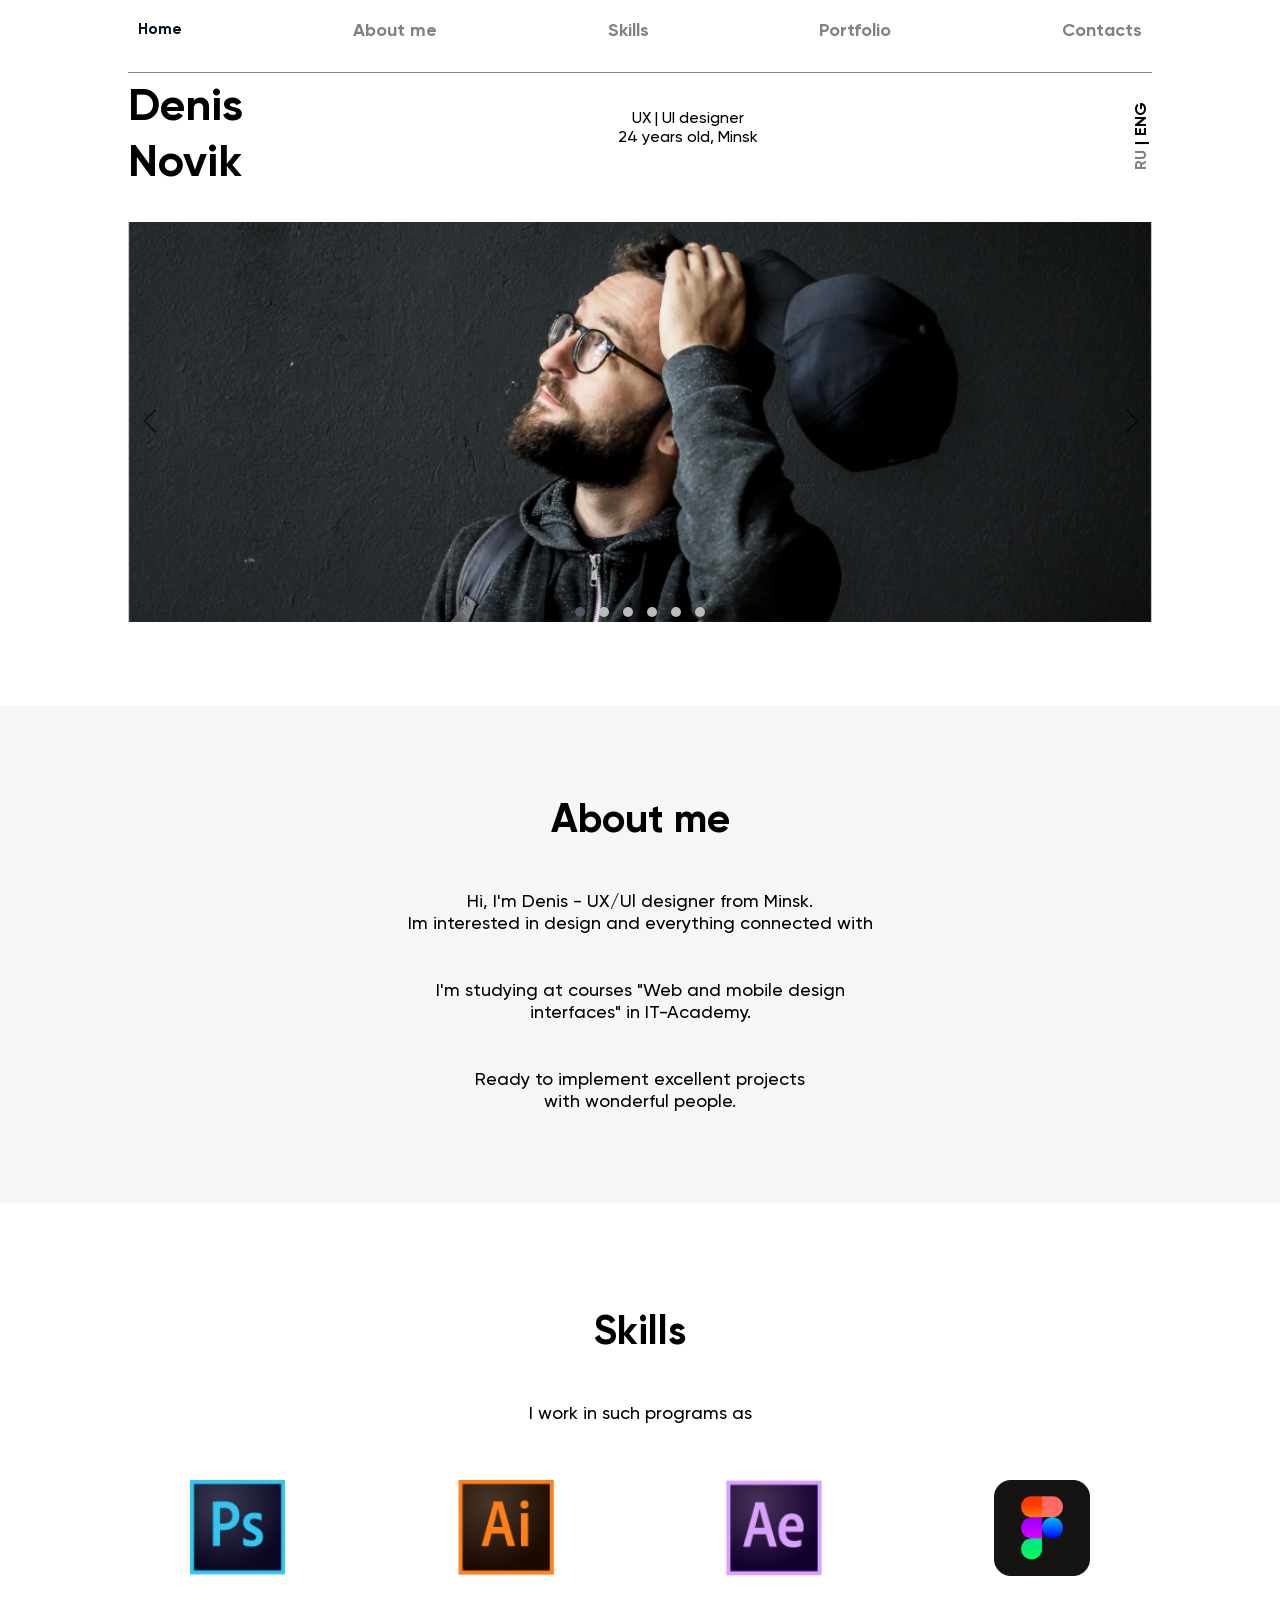
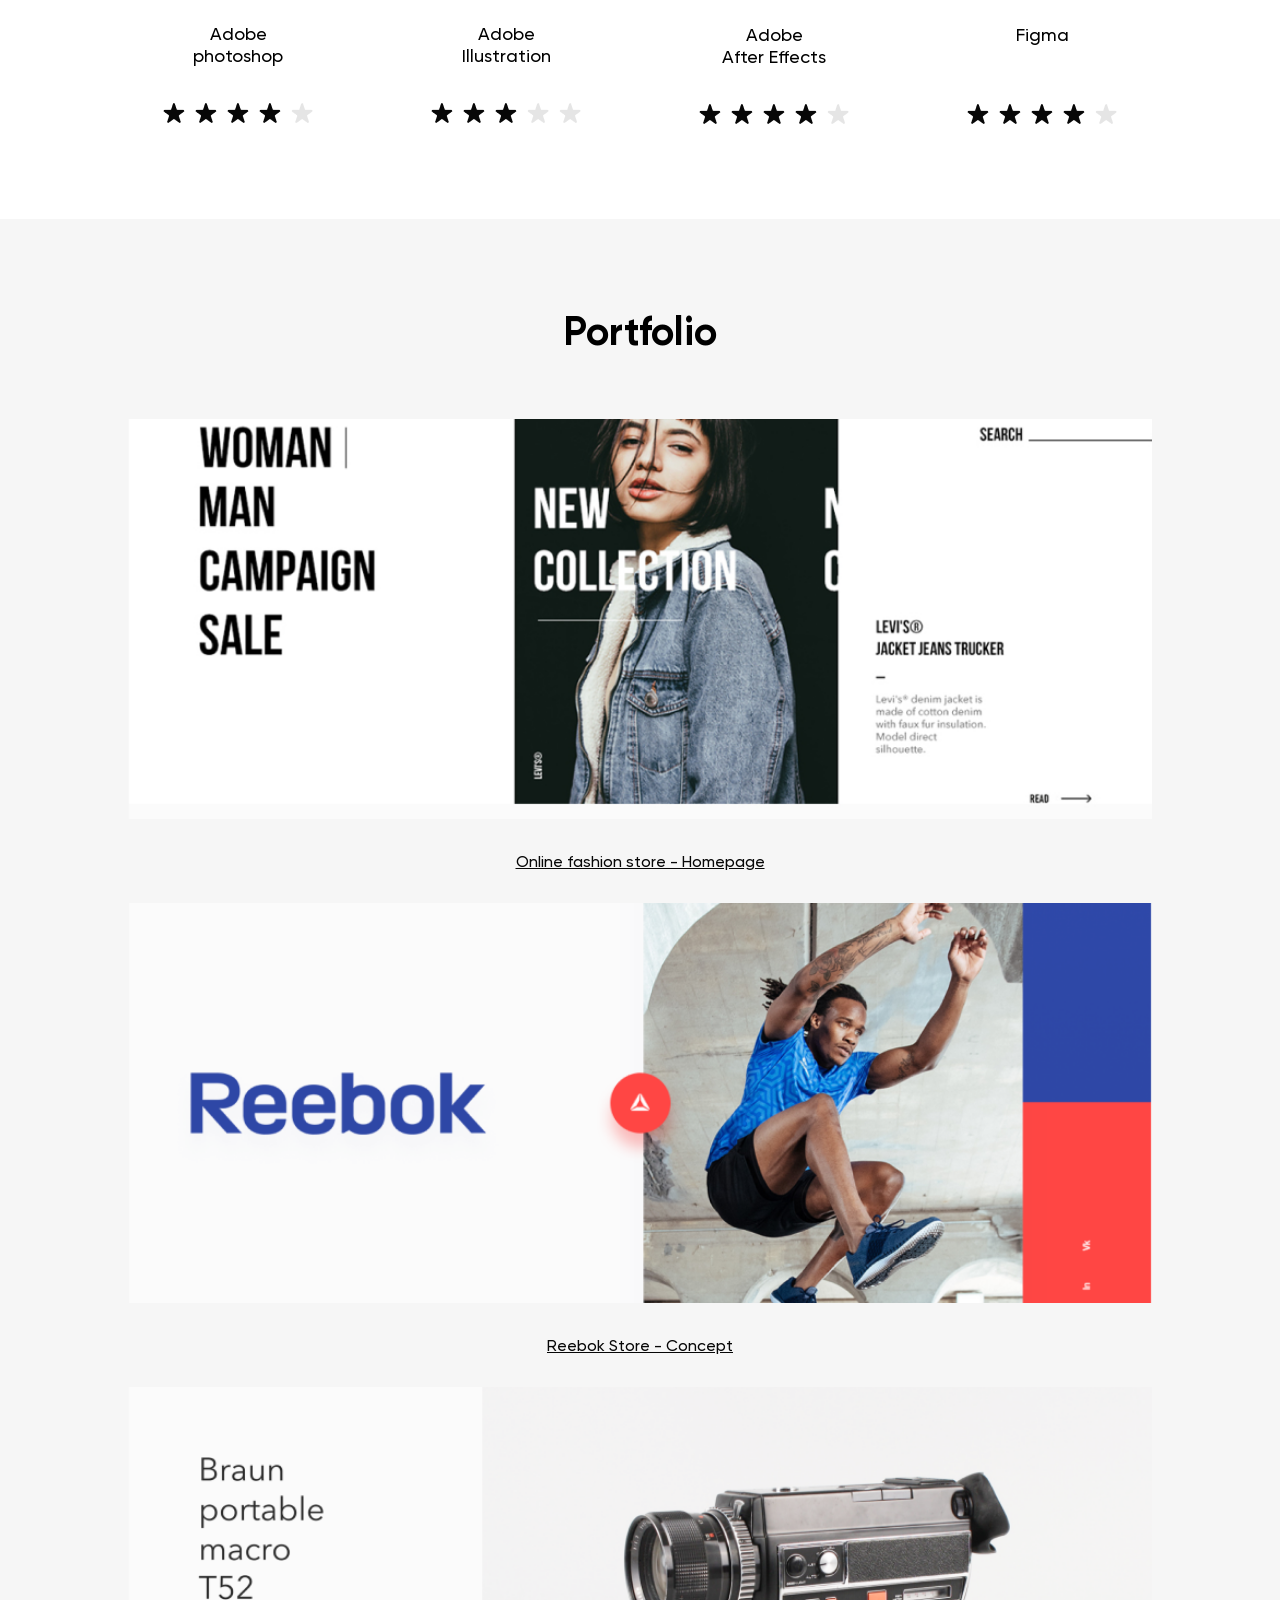
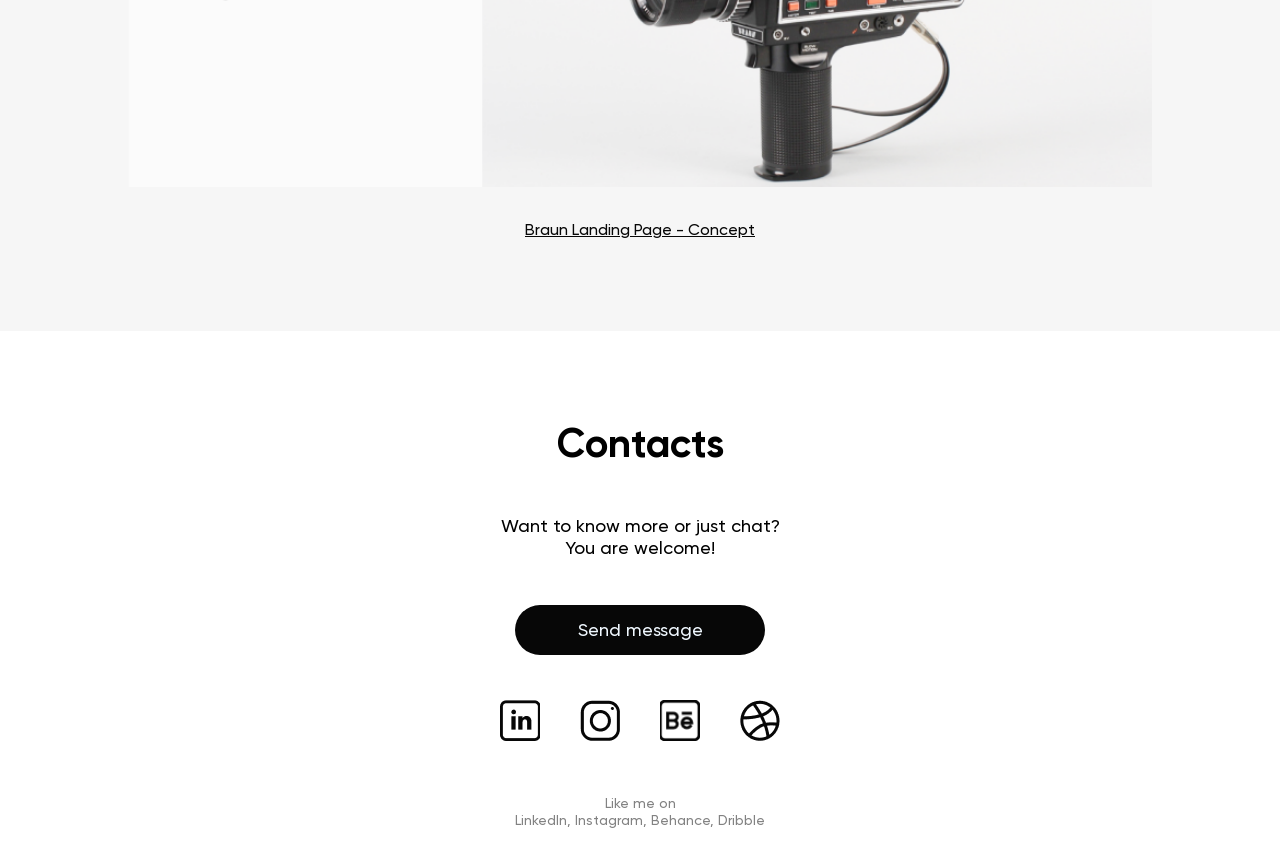
<file: Sportmaster lab/portfolio/index.html>
<!DOCTYPE html>
<html lang="en">
<head>
    <meta charset="UTF-8">
    <meta http-equiv="X-UA-Compatible" content="IE=edge">
    <meta name="viewport" content="width=device-width, initial-scale=1.0">
    <title>Portfolio</title>
    <link rel="stylesheet" href="./assets/css/style.css">
    <link rel="stylesheet" href="./assets/css/modal.css">
</head>
<body>
    <header>
        <div class="container">
            <div class="blockMenu">
            <li class="nav__li" data-section="a"><a href="#section-1">Home</a></li>
            <li class="nav__li" data-section="b"><a href="#section-2">About me</a></li>
            <li class="nav__li" data-section="c"><a href="#section-3">Skills</a></li>
            <li class="nav__li" data-section="d"><a href="#section-4">Portfolio</a></li>
            <li class="nav__li" data-section="e"><a href="#section-5">Contacts</a></li>
          </div>
          <div class="iconMenu"><a id="myBtn"><div class="lineMenu"><div></div><div></div><div></div></div></a></div>
          <div id="myModal" class="modal">

            <div class="modal-content">
                <div class="modal-header">
                </div>
                <div class="modal-body">
                    <div class="blockMenuSmall"></div>
                    <br>
                    <span class="close_1"><span class="close">&times;</span><li class="nav__li" data-section="a"><a href="#section-1">Home</a></li></span>
                    <span class="close_2"><li class="nav__li" data-section="b"><a href="#section-2">About me</a></li> </span>
                    <span class="close_3"><li class="nav__li" data-section="c"><a href="#section-3">Skills</a></li> </span>
                    <span class="close_4"><li class="nav__li" data-section="d"><a href="#section-4">Portfolio</a></li> </span>
                    <span class="close_5"><li class="nav__li" data-section="e"><a href="#section-5">Contacts</a></li> </span>
                </div>
                <div class="modal-footer">
                    <div></div>
                    <div class="smalllBlockLn_small">
                        <div><a href="./index.html">ENG</a>
                        |
                        <a href="./index_ru.html" style="color: #828282;">RU</a>
                        </div>
                    </div>
                </div>
            </div>
          
          </div>
          <div class="line"></div>
        </div>
    </header>
    <section class="section" id="section-1" data-section="a">
    <div class="container">
            <div class="blockHome">
                <div class="smalllBlockName">
                Denis <br> Novik
                </div>
                <div class="smalllBlockInfo">
                UX | UI designer<br> 24 years old, Minsk
                </div>
                <div class="smalllBlockLn">
                <a href="./index.html">ENG</a>
                |
                <a href="./index_ru.html" style="color: #828282;">RU</a>
                </div>
            </div>
        <div class="sim-slider">
            <ul class="sim-slider-list">
                <li><img src="./assets/images/image_sl_0.jpg" alt="screen"></li>    <!-- это экран -->
                <li class="sim-slider-element"><img src="./assets/images/image_sl_1.jpg" alt="1"></li>
                <li class="sim-slider-element"><img src="./assets/images/image_sl_2.png" alt="2"></li>
                <li class="sim-slider-element"><img src="./assets/images/image_sl_3.png" alt="3"></li>
                <li class="sim-slider-element"><img src="./assets/images/image_sl_4.png" alt="4"></li>
                <li class="sim-slider-element"><img src="./assets/images/image_sl_5.png" alt="5"></li>
                <li class="sim-slider-element"><img src="./assets/images/image_sl_6.png" alt="6"></li>
            </ul>
            <div class="sim-slider-arrow-left"></div>
            <div class="sim-slider-arrow-right"></div>
            <div class="sim-slider-dots"></div>
        </div>
    </div>
    </section>
    <section class="section" id="section-2" data-section="b">
        <div class="sectionAboutme">
            <div class="container">
                <h1>About me</h1>
                <p> Hi, I'm Denis - UX/Ul designer from Minsk. <br>
                    Im interested in design and everything connected with<br></p>
                    
                <p> I'm studying at courses "Web and mobile design<br>
                    interfaces" in IT-Academy.<br></p>
                    
                <p> Ready to implement excellent projects<br>
                    with wonderful people.</p>
            </div>
        </div>
    </section>

    <section class="section" id="section-3" data-section="c">
        <div class="sectionSkills">
            <div class="container">
                <h1>Skills</h1>
                <p>I work in such programs as</p>
                    <div class="blockPrograms">
                        <div class="blockProgram">
                            <center><img src="./assets/images/PS.png" alt="" class="imagePrograms"></center>
                            <p>Adobe <br> photoshop</p>
                            <div class="blockRating">
                                <img src="./assets/images/Star_1.png" alt="">
                                <img src="./assets/images/Star_1.png" alt="">
                                <img src="./assets/images/Star_1.png" alt="">
                                <img src="./assets/images/Star_1.png" alt="">
                                <img src="./assets/images/Star_0.png" alt="">
                            </div>
                        </div>
                        <div class="blockProgram">
                            <center><img src="./assets/images/AI.png" alt="" class="imagePrograms"></center>
                            <p>Adobe <br> Illustration</p>
                            <div class="blockRating">
                                <img src="./assets/images/Star_1.png" alt="">
                                <img src="./assets/images/Star_1.png" alt="">
                                <img src="./assets/images/Star_1.png" alt="">
                                <img src="./assets/images/Star_0.png" alt="">
                                <img src="./assets/images/Star_0.png" alt="">
                            </div>
                        </div>
                        <div class="blockProgram">
                            <center><img src="./assets/images/AE.png" alt="" class="imagePrograms"></center>
                            <p>Adobe <br> After Effects</p>
                            <div class="blockRating">
                                <img src="./assets/images/Star_1.png" alt="">
                                <img src="./assets/images/Star_1.png" alt="">
                                <img src="./assets/images/Star_1.png" alt="">
                                <img src="./assets/images/Star_1.png" alt="">
                                <img src="./assets/images/Star_0.png" alt="">
                            </div>
                        </div>
                        <div class="blockProgram">
                            <center><img src="./assets/images/Figma.png" alt="" class="imagePrograms"></center>
                            <p>Figma<br><br></p>
                            <div class="blockRating">
                                <img src="./assets/images/Star_1.png" alt="">
                                <img src="./assets/images/Star_1.png" alt="">
                                <img src="./assets/images/Star_1.png" alt="">
                                <img src="./assets/images/Star_1.png" alt="">
                                <img src="./assets/images/Star_0.png" alt="">
                            </div>
                        </div>
                    </div>
            </div>
        </div>
    </section>

    <section class="section" id="section-4" data-section="d">
        <div class="sectionPortfolio">
            <div class="container">
                <h1>Portfolio</h1>
                <div class="container">
                    <div class="blockPortfolio">
                    <img src="./assets/images/Site_1.png" alt="">
                    <a href="#">Online fashion store - Homepage</a>
                    <img src="./assets/images/Site_2.png" alt="">
                    <a href="#">Reebok Store - Concept</a>
                    <img src="./assets/images/Site_3.png" alt="">
                    <a href="#">Braun Landing Page - Concept</a>
                    </div>
                </div>
            </div>
        </div>
    </section>

    <section class="section" id="section-5" data-section="e">
        <div class="sectionContacts">
            <div class="container">
                <h1>Contacts</h1>
                <p>Want to know more or just chat? <br> You are welcome!</p>
                <div class="blockBandContacts">
                    <div class="bandMessage"><p>Send message</p>
                    </div>
                </div>
                <div class="blocIconsMessage">
                    <img src="./assets/images/in.png" alt="">
                    <img src="./assets/images/inst.png" alt="">
                    <img src="./assets/images/Be.png" alt="">
                    <img src="./assets/images/web.png" alt="">
                </div>
                <div class="textSizePS">
                <p>Like me on <br>  LinkedIn, Instagram, Behance, Dribble</p>
                </div>
            </div>
        </div>
    </section>

    <script src="./assets/js/menu.js"></script>
    <script src="./assets/js/slider.js"></script>
    <script>new Sim()</script>
    <script src="./assets/js/modal.js"></script>
</body>
</html>
</file>
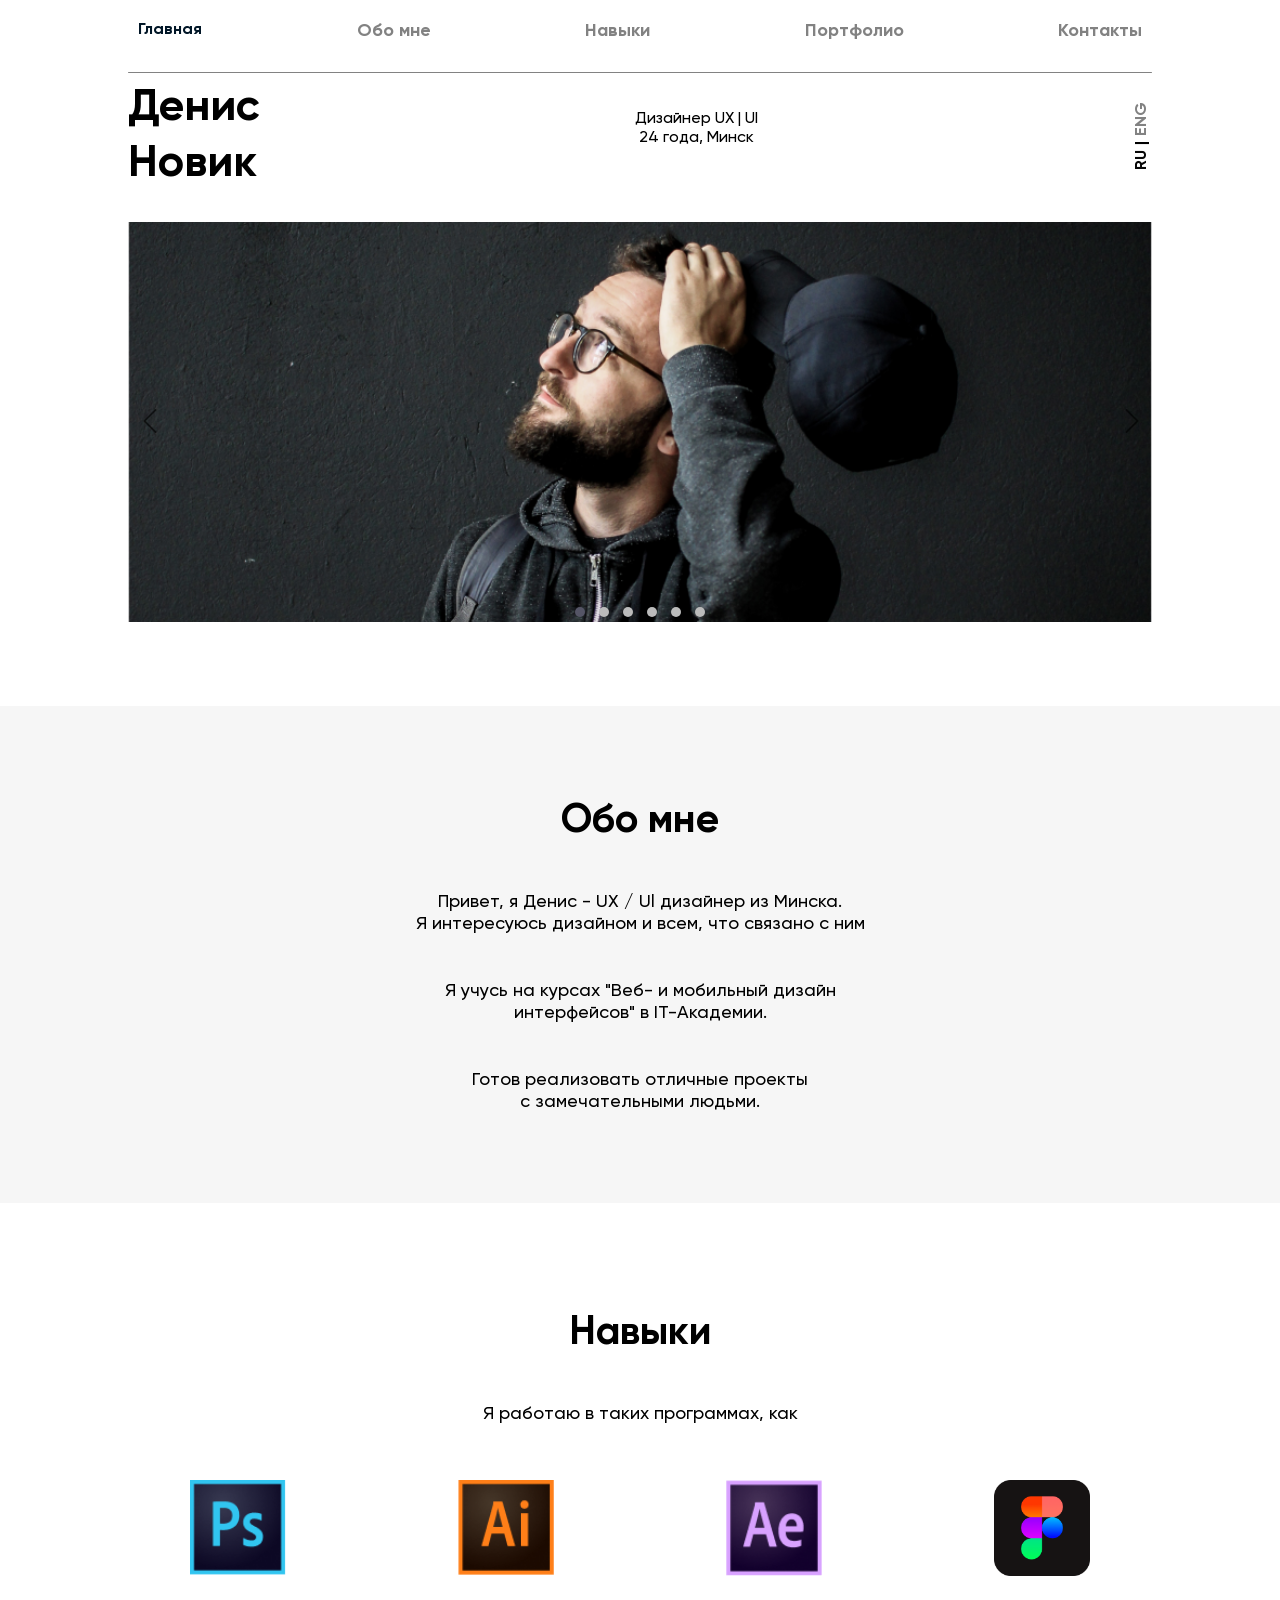
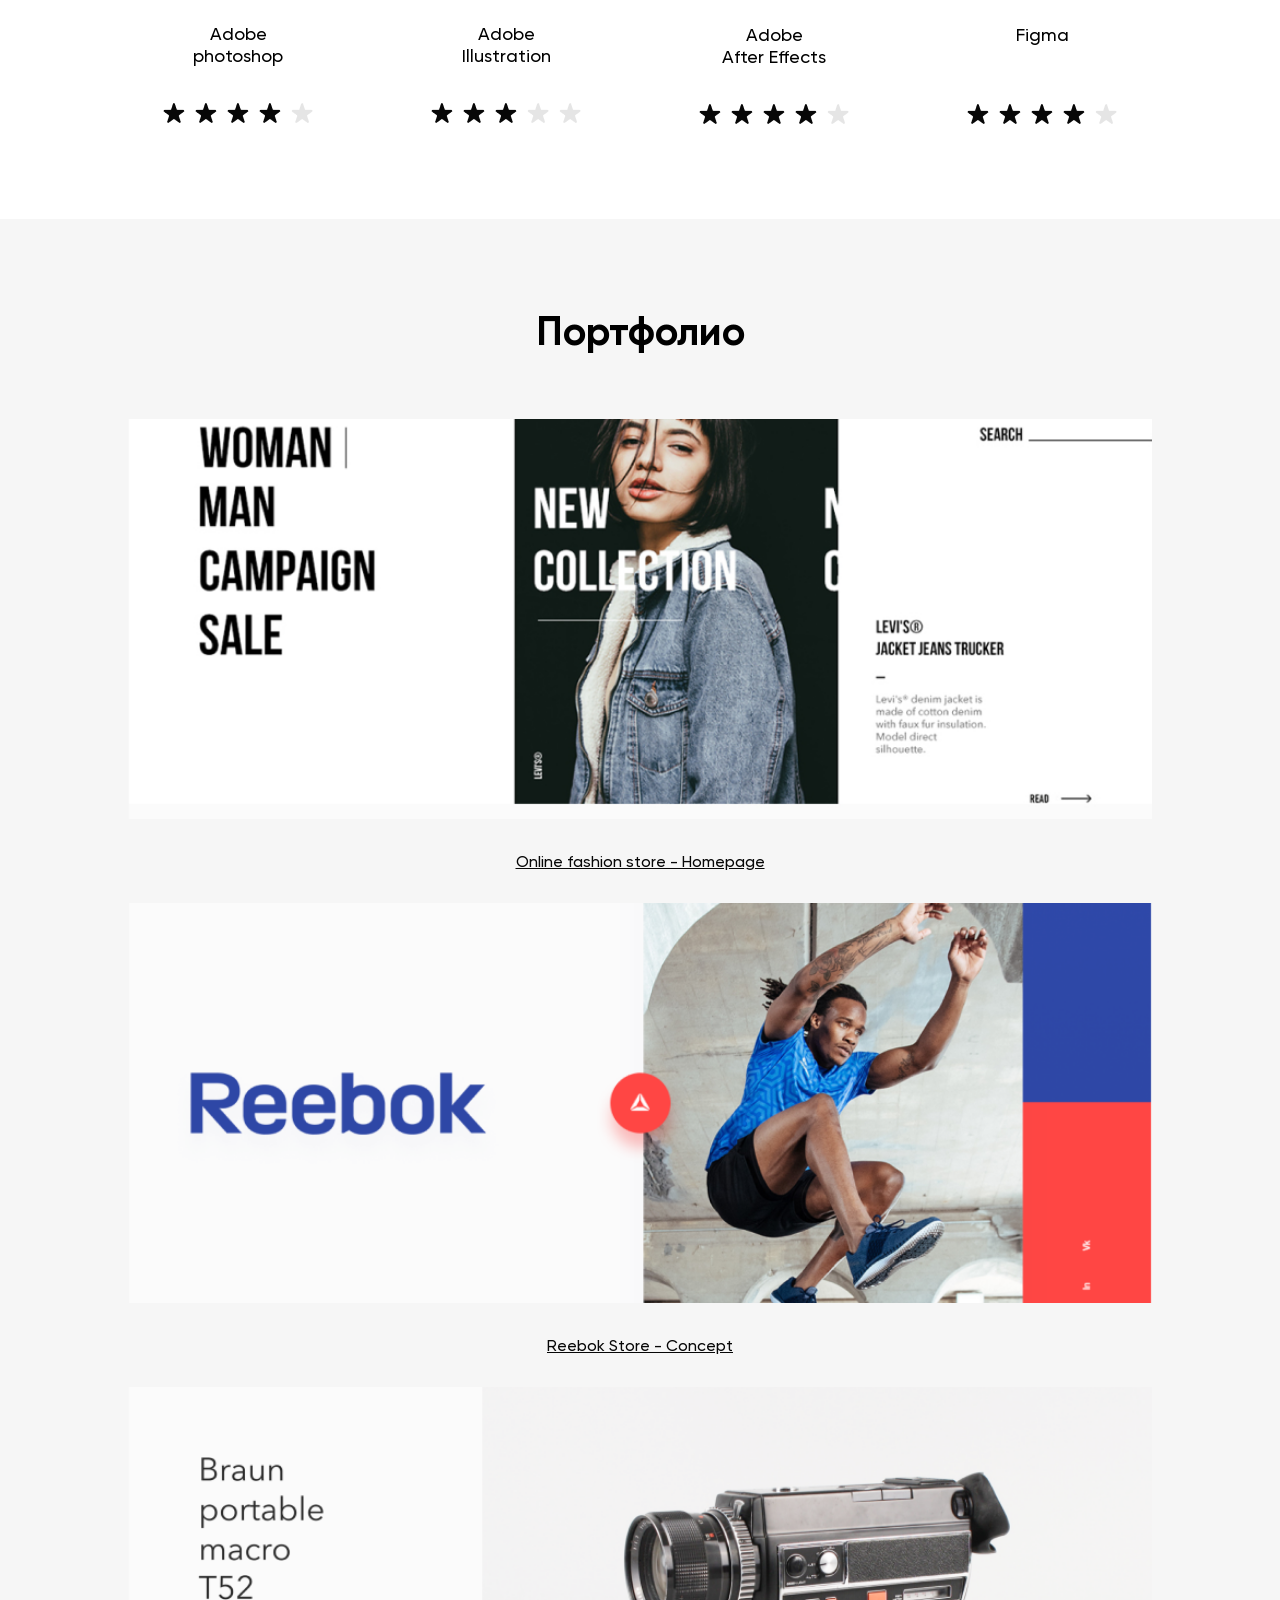
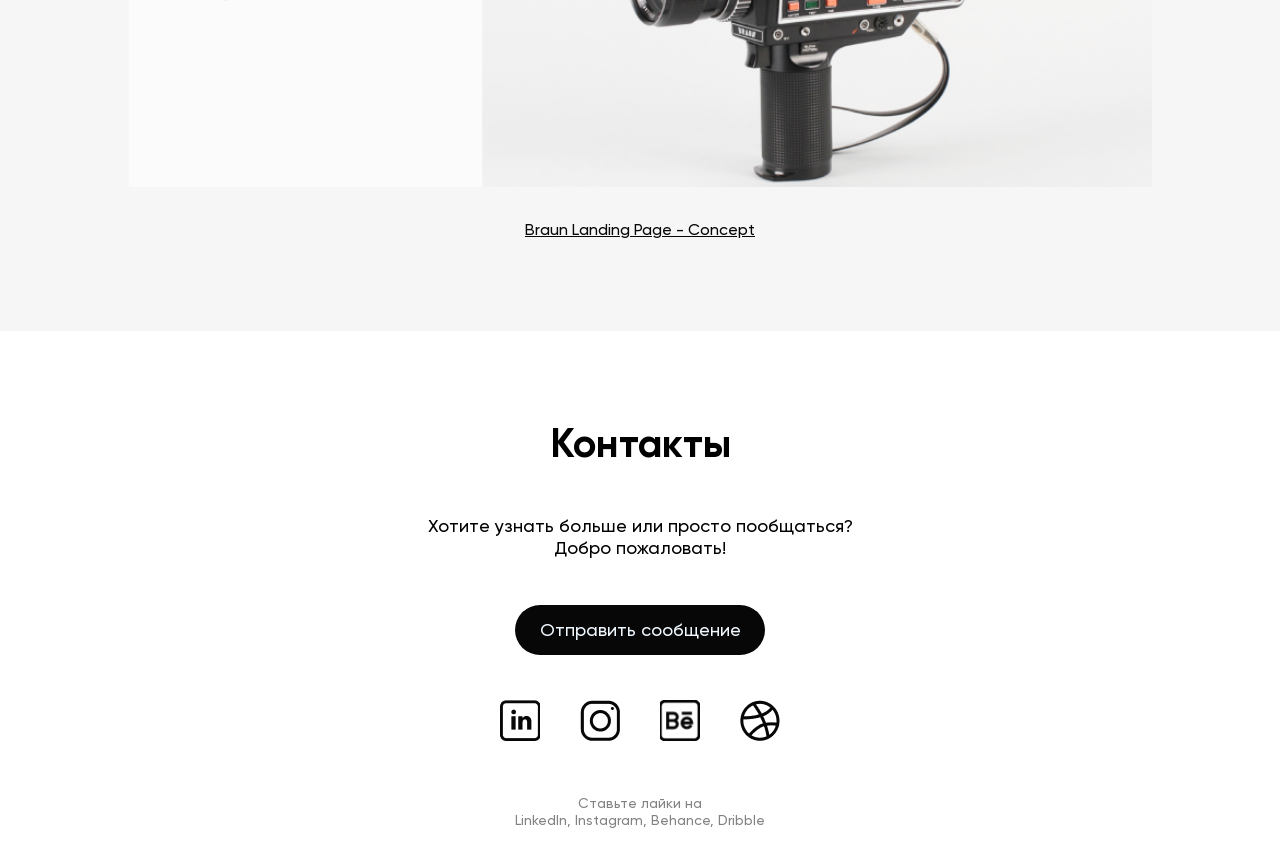
<file: Sportmaster lab/portfolio/index_ru.html>
<!DOCTYPE html>
<html lang="en">
<head>
    <meta charset="UTF-8">
    <meta http-equiv="X-UA-Compatible" content="IE=edge">
    <meta name="viewport" content="width=device-width, initial-scale=1.0">
    <title>Портфолио</title>
    <link rel="icon" href="./assets/images/favicon.ico">
    <link rel="stylesheet" href="./assets/css/style.css">
    <link rel="stylesheet" href="./assets/css/modal.css">
</head>
<body>
    <header>
        <div class="container">
            <div class="blockMenu">
            <li class="nav__li" data-section="a"><a href="#section-1">Главная     </a></li>
            <li class="nav__li" data-section="b"><a href="#section-2">Обо мне  </a></li>
            <li class="nav__li" data-section="c"><a href="#section-3">Навыки   </a></li>
            <li class="nav__li" data-section="d"><a href="#section-4">Портфолио</a></li>
            <li class="nav__li" data-section="e"><a href="#section-5">Контакты </a></li>
          </div>
          <div class="iconMenu"><a id="myBtn"><div class="lineMenu"><div></div><div></div><div></div></div></a></div>
          <div id="myModal" class="modal">

            <div class="modal-content">
                <div class="modal-header">
                </div>
                <div class="modal-body">
                    <div class="blockMenuSmall"></div>
                    <br>
                    <span class="close_1"><span class="close">&times;</span><li class="nav__li" data-section="a"><a href="#section-1">Главная</a></li></span>
                    <span class="close_2"><li class="nav__li" data-section="b"><a href="#section-2">Обо мне  </a></li> </span>
                    <span class="close_3"><li class="nav__li" data-section="c"><a href="#section-3">Навыки   </a></li> </span>
                    <span class="close_4"><li class="nav__li" data-section="d"><a href="#section-4">Портфолио</a></li> </span>
                    <span class="close_5"><li class="nav__li" data-section="e"><a href="#section-5">Контакты </a></li> </span>
                </div>
                <div class="modal-footer">
                    <div></div>
                    <div class="smalllBlockLn_small">
                        <div><a href="./index.html" style="color: #828282;">ENG</a>
                        |
                        <a href="./index_ru.html">RU</a>
                        </div>
                    </div>
                </div>
            </div>
          
          </div>
          <div class="line"></div>
        </div>
    </header>
    <section class="section" id="section-1" data-section="a">
    <div class="container">
            <div class="blockHome">
                <div class="smalllBlockName">
                    Денис <br> Новик
                </div>
                <div class="smalllBlockInfo">
                    Дизайнер UX | UI<br> 24 года, Минск
                </div>
                <div class="smalllBlockLn">
                <a href="./index.html"  style="color: #828282;">ENG</a>
                |
                <a href="./index_ru.html">RU</a>
                </div>
            </div>
        <div class="sim-slider">
            <ul class="sim-slider-list">
                <li><img src="./assets/images/image_sl_0.jpg" alt="screen"></li>    <!-- это экран -->
                <li class="sim-slider-element"><img src="./assets/images/image_sl_1.jpg" alt="1"></li>
                <li class="sim-slider-element"><img src="./assets/images/image_sl_2.png" alt="2"></li>
                <li class="sim-slider-element"><img src="./assets/images/image_sl_3.png" alt="3"></li>
                <li class="sim-slider-element"><img src="./assets/images/image_sl_4.png" alt="4"></li>
                <li class="sim-slider-element"><img src="./assets/images/image_sl_5.png" alt="5"></li>
                <li class="sim-slider-element"><img src="./assets/images/image_sl_6.png" alt="6"></li>
            </ul>
            <div class="sim-slider-arrow-left"></div>
            <div class="sim-slider-arrow-right"></div>
            <div class="sim-slider-dots"></div>
        </div>
    </div>
    </section>
    <section class="section" id="section-2" data-section="b">
        <div class="sectionAboutme">
            <div class="container">
                <h1>Обо мне</h1>
                <p> Привет, я Денис - UX / Ul дизайнер из Минска. <br>
                    Я интересуюсь дизайном и всем, что связано с ним<br></p>
                    
                <p> Я учусь на курсах "Веб- и мобильный дизайн<br>
                    интерфейсов" в IT-Академии.<br></p>
                    
                <p> Готов реализовать отличные проекты<br>
                    с замечательными людьми.</p>
            </div>
        </div>
    </section>

    <section class="section" id="section-3" data-section="c">
        <div class="sectionSkills">
            <div class="container">
                <h1>Навыки</h1>
                <p>Я работаю в таких программах, как</p>
                    <div class="blockPrograms">
                        <div class="blockProgram">
                            <center><img src="./assets/images/PS.png" alt="" class="imagePrograms"></center>
                            <p>Adobe <br> photoshop</p>
                            <div class="blockRating">
                                <img src="./assets/images/Star_1.png" alt="">
                                <img src="./assets/images/Star_1.png" alt="">
                                <img src="./assets/images/Star_1.png" alt="">
                                <img src="./assets/images/Star_1.png" alt="">
                                <img src="./assets/images/Star_0.png" alt="">
                            </div>
                        </div>
                        <div class="blockProgram">
                            <center><img src="./assets/images/AI.png" alt="" class="imagePrograms"></center>
                            <p>Adobe <br> Illustration</p>
                            <div class="blockRating">
                                <img src="./assets/images/Star_1.png" alt="">
                                <img src="./assets/images/Star_1.png" alt="">
                                <img src="./assets/images/Star_1.png" alt="">
                                <img src="./assets/images/Star_0.png" alt="">
                                <img src="./assets/images/Star_0.png" alt="">
                            </div>
                        </div>
                        <div class="blockProgram">
                            <center><img src="./assets/images/AE.png" alt="" class="imagePrograms"></center>
                            <p>Adobe <br> After Effects</p>
                            <div class="blockRating">
                                <img src="./assets/images/Star_1.png" alt="">
                                <img src="./assets/images/Star_1.png" alt="">
                                <img src="./assets/images/Star_1.png" alt="">
                                <img src="./assets/images/Star_1.png" alt="">
                                <img src="./assets/images/Star_0.png" alt="">
                            </div>
                        </div>
                        <div class="blockProgram">
                            <center><img src="./assets/images/Figma.png" alt="" class="imagePrograms"></center>
                            <p>Figma<br><br></p>
                            <div class="blockRating">
                                <img src="./assets/images/Star_1.png" alt="">
                                <img src="./assets/images/Star_1.png" alt="">
                                <img src="./assets/images/Star_1.png" alt="">
                                <img src="./assets/images/Star_1.png" alt="">
                                <img src="./assets/images/Star_0.png" alt="">
                            </div>
                        </div>
                    </div>
            </div>
        </div>
    </section>

    <section class="section" id="section-4" data-section="d">
        <div class="sectionPortfolio">
            <div class="container">
                <h1>Портфолио</h1>
                <div class="container">
                    <div class="blockPortfolio">
                    <img src="./assets/images/Site_1.png" alt="">
                    <a href="#">Online fashion store - Homepage</a>
                    <img src="./assets/images/Site_2.png" alt="">
                    <a href="#">Reebok Store - Concept</a>
                    <img src="./assets/images/Site_3.png" alt="">
                    <a href="#">Braun Landing Page - Concept</a>
                    </div>
                </div>
            </div>
        </div>
    </section>

    <section class="section" id="section-5" data-section="e">
        <div class="sectionContacts">
            <div class="container">
                <h1>Контакты</h1>
                <p>Хотите узнать больше или просто пообщаться? <br> Добро пожаловать!</p>
                <div class="blockBandContacts">
                    <div class="bandMessage"><p>Отправить сообщение</p>
                    </div>
                </div>
                <div class="blocIconsMessage">
                    <img src="./assets/images/in.png" alt="">
                    <img src="./assets/images/inst.png" alt="">
                    <img src="./assets/images/Be.png" alt="">
                    <img src="./assets/images/web.png" alt="">
                </div>
                <div class="textSizePS">
                <p>Ставьте лайки на <br>  LinkedIn, Instagram, Behance, Dribble</p>
                </div>
            </div>
        </div>
    </section>

    <script src="./assets/js/menu.js"></script>
    <script src="./assets/js/slider.js"></script>
    <script>new Sim()</script>
    <script src="./assets/js/modal.js"></script>
</body>
</html>
</file>
<file: Sportmaster lab/portfolio/assets/css/style.css>
@font-face { 
    font-family: "Gilroy_bold";
    src: url("../fonts/Gilroy-Bold/Gilroy-Bold.woff2") format("woff2"),
    url("../fonts/Gilroy-Bold/Gilroy-Bold.woff") format("woff");
    font-weight: normal;
    font-style: normal;
    font-display: swap;
}
@font-face { 
    font-family: "Gilroy_medium";
    src: url("../fonts/Gilroy-Medium/Gilroy-Medium.woff2") format("woff2"),
    url("../fonts/Gilroy-Medium/Gilroy-Medium.woff") format("woff");
    font-weight: normal;
    font-style: normal;
    font-display: swap;
}
body{
    scroll-behavior: smooth;
    margin: 0 auto;
    padding: 0;
}
h1, h2, h3, h4, h5, h6, p{
    margin: 0 auto;
    padding: 0;
}
.container{
    margin: 0 auto;
    max-width: 1024px;
}
a{
    color: #070707;
    text-decoration: none;
}
p{  
    padding-top: 45px;
    text-align: center;
    font-family: Gilroy_medium, Arial, sans-serif;
    font-size: 18px;
}
h1{ 
    text-align: center;
    font-family: Gilroy_bold, Arial, sans-serif;
    font-size: 40px;
}
section{
    padding: 30px 0 30px 0;
}
/*Шапка*/
header{
    background-color: #ffffffaf;
    width: 100%;
    position: fixed;
    z-index: 5;
}
.blockMenu{
    font-family: Gilroy_bold, Arial, sans-serif;
    font-size: 18px;
    padding: 20px 10px 0 10px;
    display: flex;
    justify-content: space-between;
}
li{
    list-style-type: none;
}
.iconMenu{
    display: none;
}
.lineMenu{
    padding: 10px;
}
.lineMenu div{
    width: 35px;
    height: 5px;
    background-color: black;
    margin: 6px 0;
}
li a{
    text-decoration: none;
    color: #828282;
}
/*Section Home*/
#section-1{
    padding: 50px;
}
.line{
    margin-top: 10px;
    border-top: 1px solid #828282;
    border-radius: 10px; 
    width: 100%;
}
.blockHome{
    padding-top: 30px;
    display: flex;
    justify-content: space-between;
}
.smalllBlockName{
    font-family: Gilroy_bold, Arial, sans-serif;
    font-size: 45px;
}
.smalllBlockInfo{
    font-family: Gilroy_medium, Arial, sans-serif;
    margin-top: 30px;
    text-align: center;
}
.smalllBlockLn{
    display: flex;
    font-family: Gilroy_bold, Arial, sans-serif;
    writing-mode: vertical-lr;
    justify-content: center;
}
.smalllBlockLn a{
    padding: 5px 0 5px 0;
    transform: rotate(180deg);
    transition: 1s;
}
.smalllBlockLn a:hover{
    transform: scale(0.9);
    color: #ff0000;
}
/*Слайдер*/
.sim-slider {
    width: 100%;
    height: 100%;
    padding-top: 30px;
}
img{
    width: 100%;
    max-height: 400px;
    object-fit: cover;
}
img {
  width: 100%;
}

/* General styles */
.sim-slider {
  position: relative;
}

.sim-slider-list {
  margin: 0;
  padding: 0;
  list-style-type: none;
  position: relative;
}

.sim-slider-element {
  width: 100%;
  transition: opacity 1s ease-in;
  opacity: 0;
  position: absolute;
  z-index: 2;
  left: 0;
  top: 0;
  display: block;
}

/* Navigation item styles */
div.sim-slider-arrow-left,
div.sim-slider-arrow-right {
  width: 22px;
  height: 40px;
  position: absolute;
  cursor: pointer;
  opacity: 0.6;
  z-index: 4;
}

div.sim-slider-arrow-left {
  left: 10px;
  top: 50%;
  display: block;
  background: url("./arrow_left.png") no-repeat;
}

div.sim-slider-arrow-right {
  right: 10px;
  top: 50%;
  display: block;
  background: url("./arrow_right.png") no-repeat;
}

div.sim-slider-arrow-left:hover {
  opacity: 1.0;
}

div.sim-slider-arrow-right:hover {
  opacity: 1.0;
}

div.sim-slider-dots {
  width: 100%;
  height: auto;
  position: absolute;
  left: 0;
  bottom: 0;
  z-index: 3;
  text-align: center;
}

span.sim-dot {
  width: 10px;
  height: 10px;
  margin: 5px 7px;
  padding: 0;
  display: inline-block;
  background-color: #BBB;
  border-radius: 5px;
  cursor: pointer;
}
/*Секция Aboutme*/
.sectionAboutme{
    padding: 90px 0 90px 0;
    background-color: #F6F6F6;
}
/*Секция Skills*/
.sectionSkills{
    padding-top: 45px;
}
.blockProgram{
    padding-top: 25px;
}
.blockPrograms{
    display:flex;
    flex-direction:row;
    flex-wrap:wrap;
    justify-content: space-between;
    padding: 30px;
}
.blockRating{
    padding-top: 30px;
    display: flex;
    justify-content: space-between;
}
.blockRating img{
    padding: 5px;
}
.imagePrograms{
    width: 60%;
    max-height: 120px;
    
    object-fit: cover;
    text-align: center;
}
.sectionPortfolio{
    padding: 90px 0 90px 0;
    background-color: #F6F6F6;
}
.blockPortfolio{
    padding-top: 30px;
    text-align: center;
}
.blockPortfolio a{
    font-family: Gilroy_medium, Arial, sans-serif;
    text-decoration: underline;
}
.blockPortfolio img{
    padding: 30px 0 30px;
}
.bandMessage{
    display: flex;
    justify-content: center;
    text-align: center;
    background-color: #070707;
    height: 50px;
    width: 250px;
    border-radius: 30px;
    cursor: pointer; 
    transition: 1s;
}
.bandMessage :hover{
    transform: scale(1.2);
}
.bandMessage p{
    padding: 15px;
    color: aliceblue;
    transition: 1s;
}
.blockBandContacts{
    padding-top: 30px;
    display: flex;
    justify-content: center;
}
.blocIconsMessage{
    display: flex;
    justify-content: center;
}
.blocIconsMessage img{
    padding: 45px 20px 45px 20px;
    width: 40px;
    cursor: pointer;
    transition: 1s;
}
.blocIconsMessage img:hover{
    transform: scale(1.2);
}
.textSizePS{
    padding-top: 10px;
    color: #828282;
}
.textSizePS p{
    padding: 0;
    font-size: 14px;
}
.nav__li{
    font-family: Gilroy_bold, Arial, sans-serif;
    font-size: 18px;
    padding-bottom: 20px;
    display: flex;
    justify-content: center;
}
.nav__li a {
    font-family: Gilroy_bold, Arial, sans-serif;
    font-size: 18px;
    display: flex;
    justify-content: center;
    text-decoration: none;
    transition: 0.5s;
}
.nav__li_active a {
    font-size: 16px;
    text-decoration: none;
    color: #011627;
    transition: 0.24s;
}
.nav__li :hover{
    transform: scale(0.9);
    color: #ffbb00;
}
.sectionContacts{
    padding-top: 30px;
}
.blockBandContacts{
    padding-top: 45px;
}

@media screen and (max-width: 1024px){
    li.nav__li{
        font-family: Gilroy_bold, Arial, sans-serif;
        padding-top: 10px;
        padding-bottom: 10px;
        display: flex;
        justify-content: start;
    }
    li.nav__li a{
        font-size: 25px;
    }
}

@media screen and (max-width: 700px){
.blockMenu{
    display: none;
}
.line{
    display: none;
}
.iconMenu{
    display: flex;
    justify-content: end;
    cursor: pointer;
}
.iconMenu a img{
    padding: 10px;
    width: 40px;
}
.blockMenu{
    padding: 0;
}
.blockHome{
    padding-top: 30px;
    display:flex;
    flex-direction:row;
    flex-wrap:wrap;
    justify-content: space-between;
}
.smalllBlockLn{
    display: none;
}
#section-1{
    padding: 10px;
}
.blocIconsMessage img{
    width: 30px;
}
.blockPrograms{
    display: flex;
    justify-content: center;
}
.sectionAboutme .container{
    padding: 0 10px 0 10px;
}
.sectionContacts{
    justify-content: space-evenly;
    padding: 0 10px 0 10px;
}
li.nav__li{
    font-family: Gilroy_bold, Arial, sans-serif;
    padding-top: 10px;
    padding-bottom: 10px;
    display: flex;
    justify-content: start;
}
li.nav__li a{
    font-size: 25px;
}
header{
    background-color: transparent;
}
}
</file>
<file: Sportmaster lab/portfolio/assets/css/modal.css>
.modal {
      display: none; /* Hidden by default */
      position: fixed; /* Stay in place */
      z-index: 1; /* Sit on top */
      padding-top: 10px; /* Location of the box */
      left: 0;
      top: 0;
      width: 100%; /* Full width */
      height: 100%; /* Full height */
      overflow: auto; /* Enable scroll if needed */
      background-color: rgb(0,0,0); /* Fallback color */
      background-color: rgb(255, 255, 255); /* Black w/ opacity */
  }
  
  .modal-content {
      position: relative;
      margin: 0 auto;
      padding: 0;
      width: 100%;
      -webkit-animation-name: animatetop;
      -webkit-animation-duration: 0.4s;
      animation-name: animatetop;
      animation-duration: 0.4s
  }
  
  
  @-webkit-keyframes animatetop {
      from {top:-300px; opacity:0} 
      to {top:0; opacity:1}
  }
  
  @keyframes animatetop {
      from {top:-300px; opacity:0}
      to {top:0; opacity:1}
  }
  
  
  .close {
      color: rgb(0, 0, 0);
      float: right;
      font-size: 50px;
      font-weight: bold;
  }
  
  .close:hover,
  .close:focus {
      color: #000;
      text-decoration: none;
      cursor: pointer;
  }
  
  .modal-header {
      padding: 2px 16px;
      color: white;
      display: flex;
      justify-content: space-between;
  }

  .modal-body {padding: 2px 16px;}
  .modal-footer {
    font-size: 25px;
    padding: 2px 16px;
    display: flex;
    justify-content: space-between;
}
  .smalllBlockLn_small{
    font-family: Gilroy_bold, Arial, sans-serif;
    writing-mode:vertical-lr;
}
</file>
